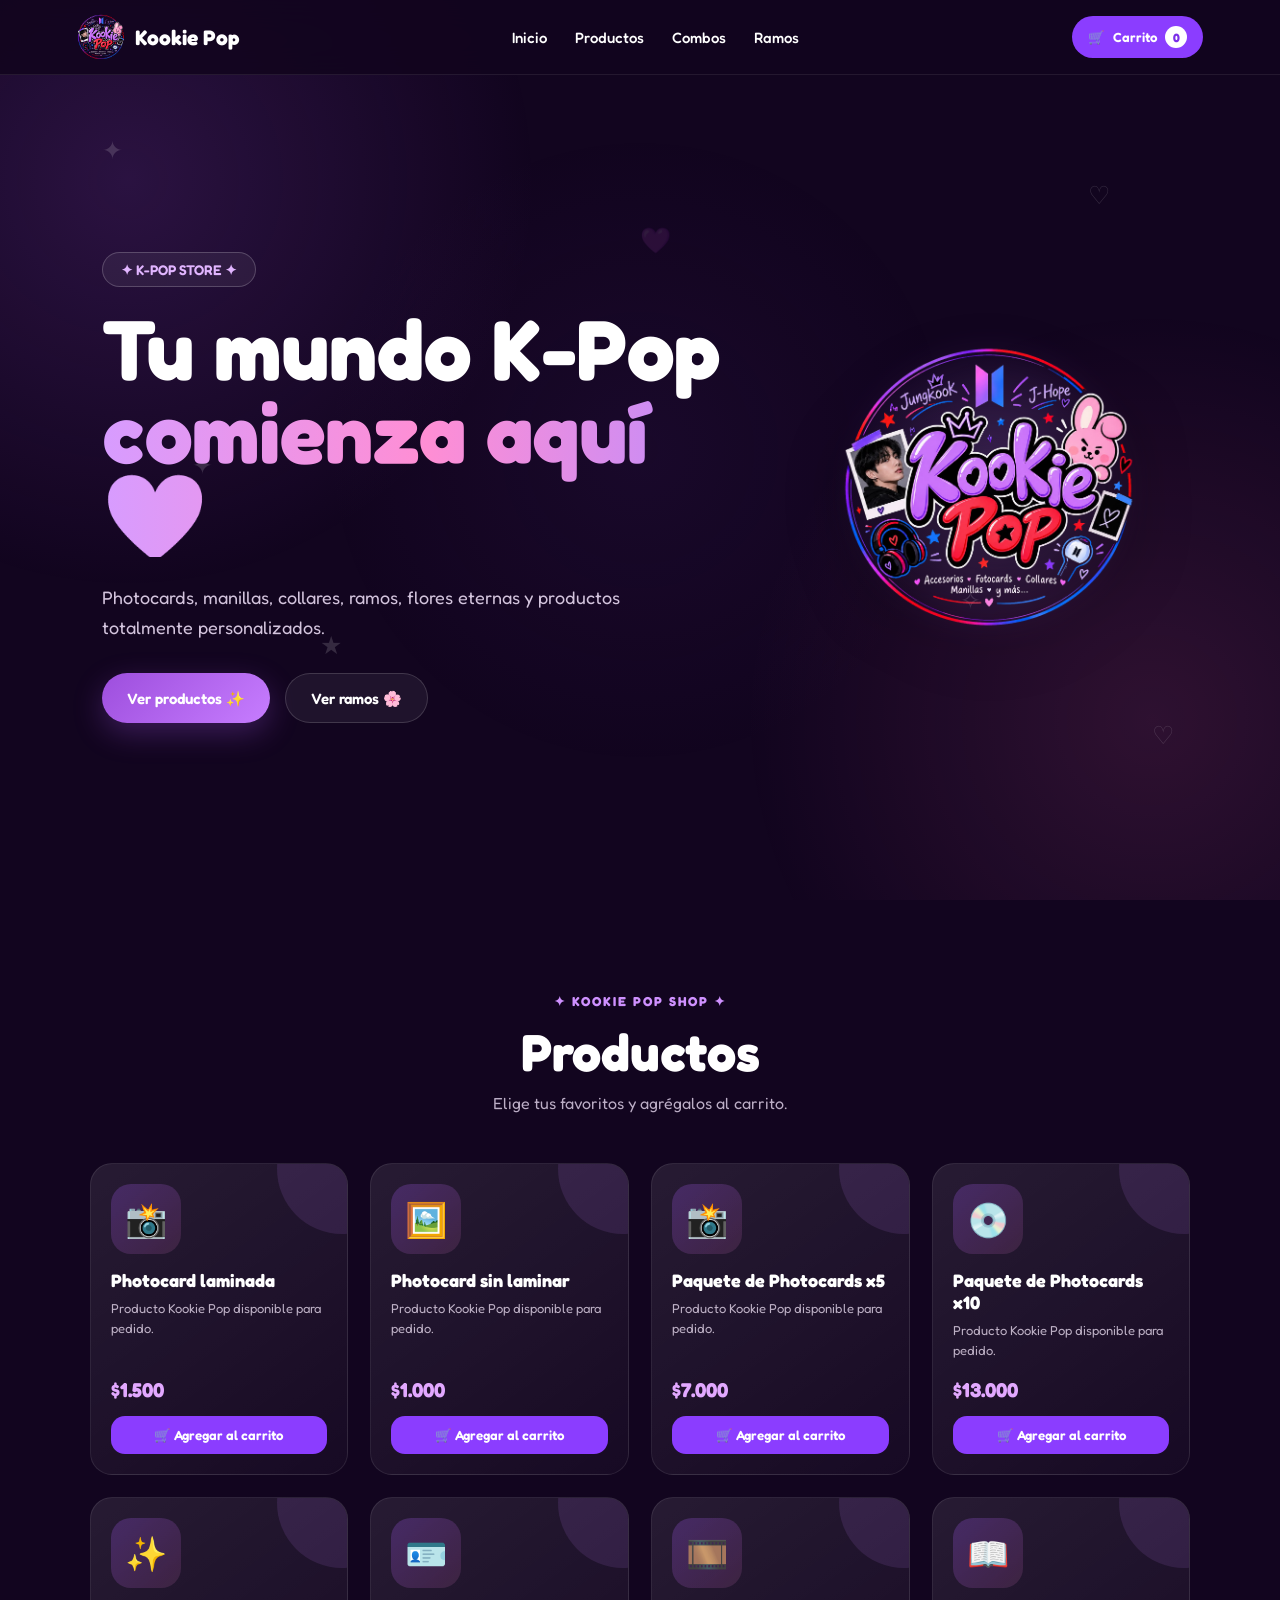
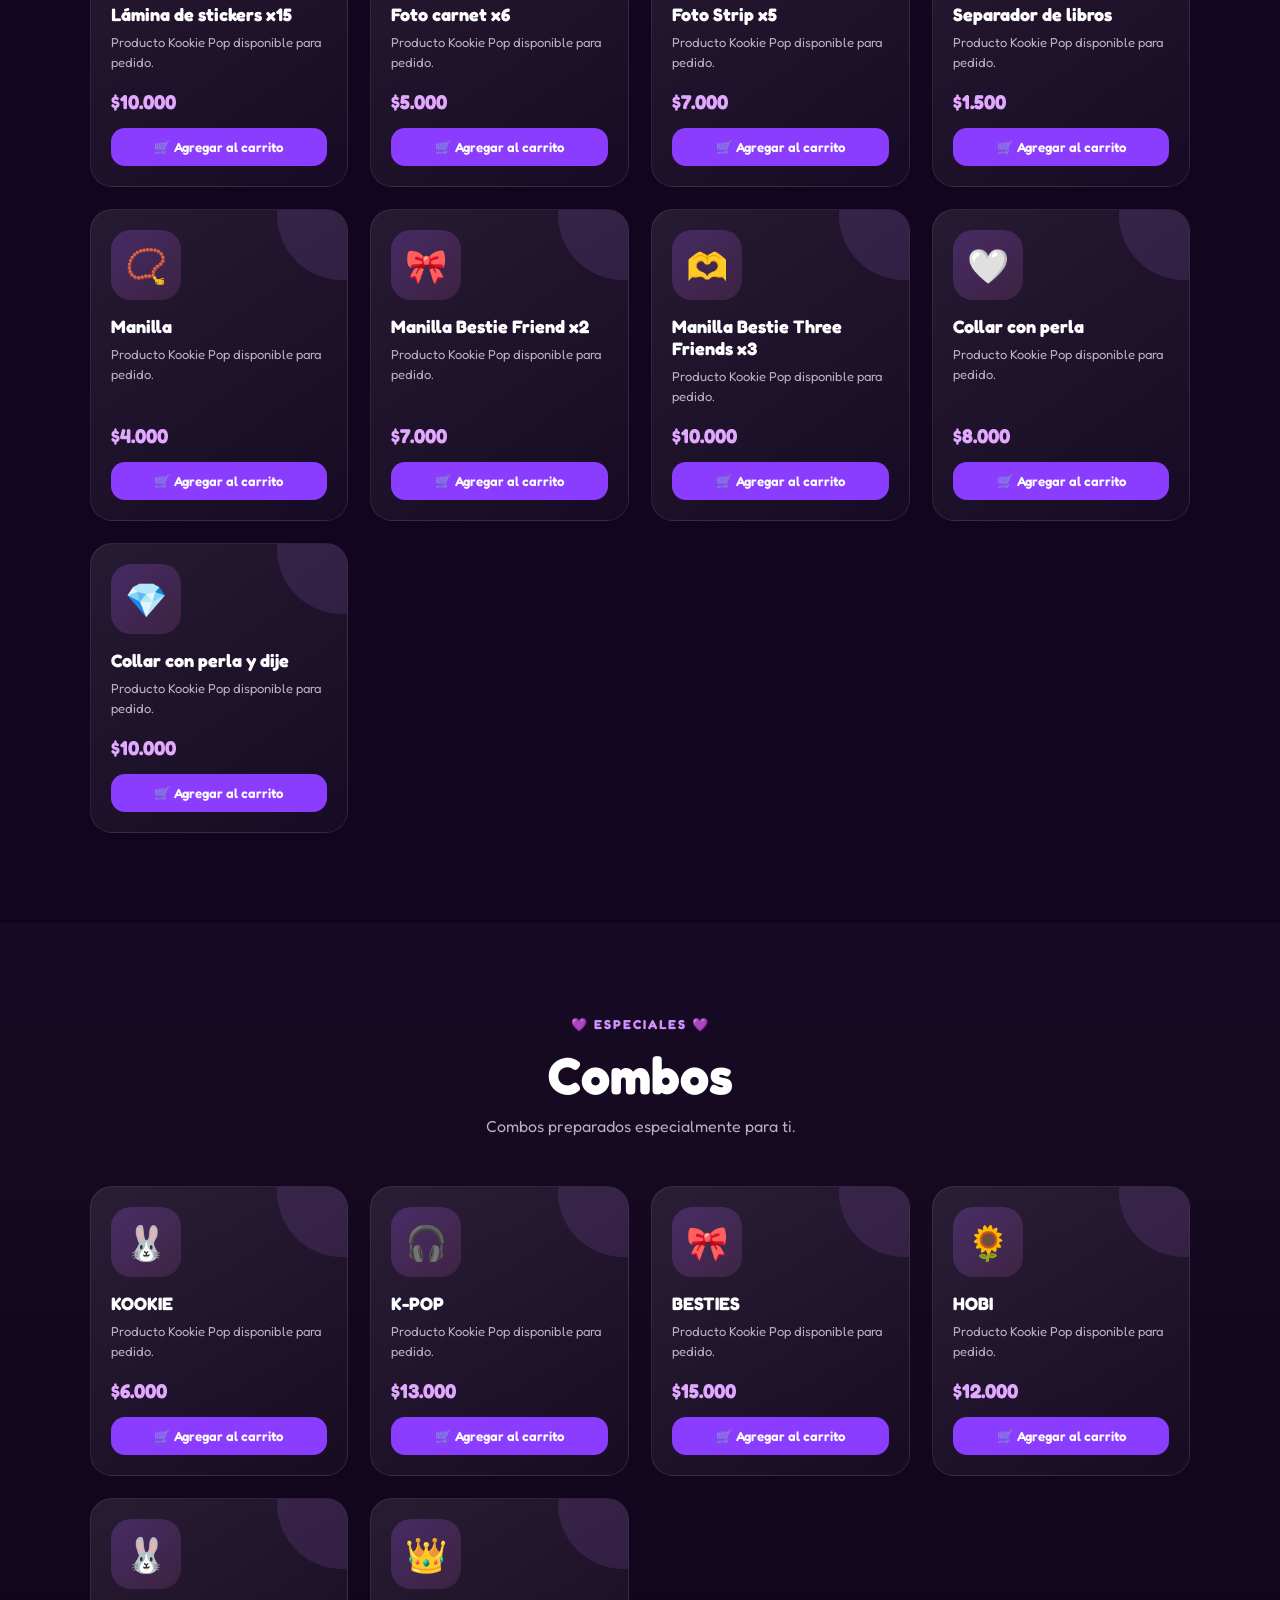
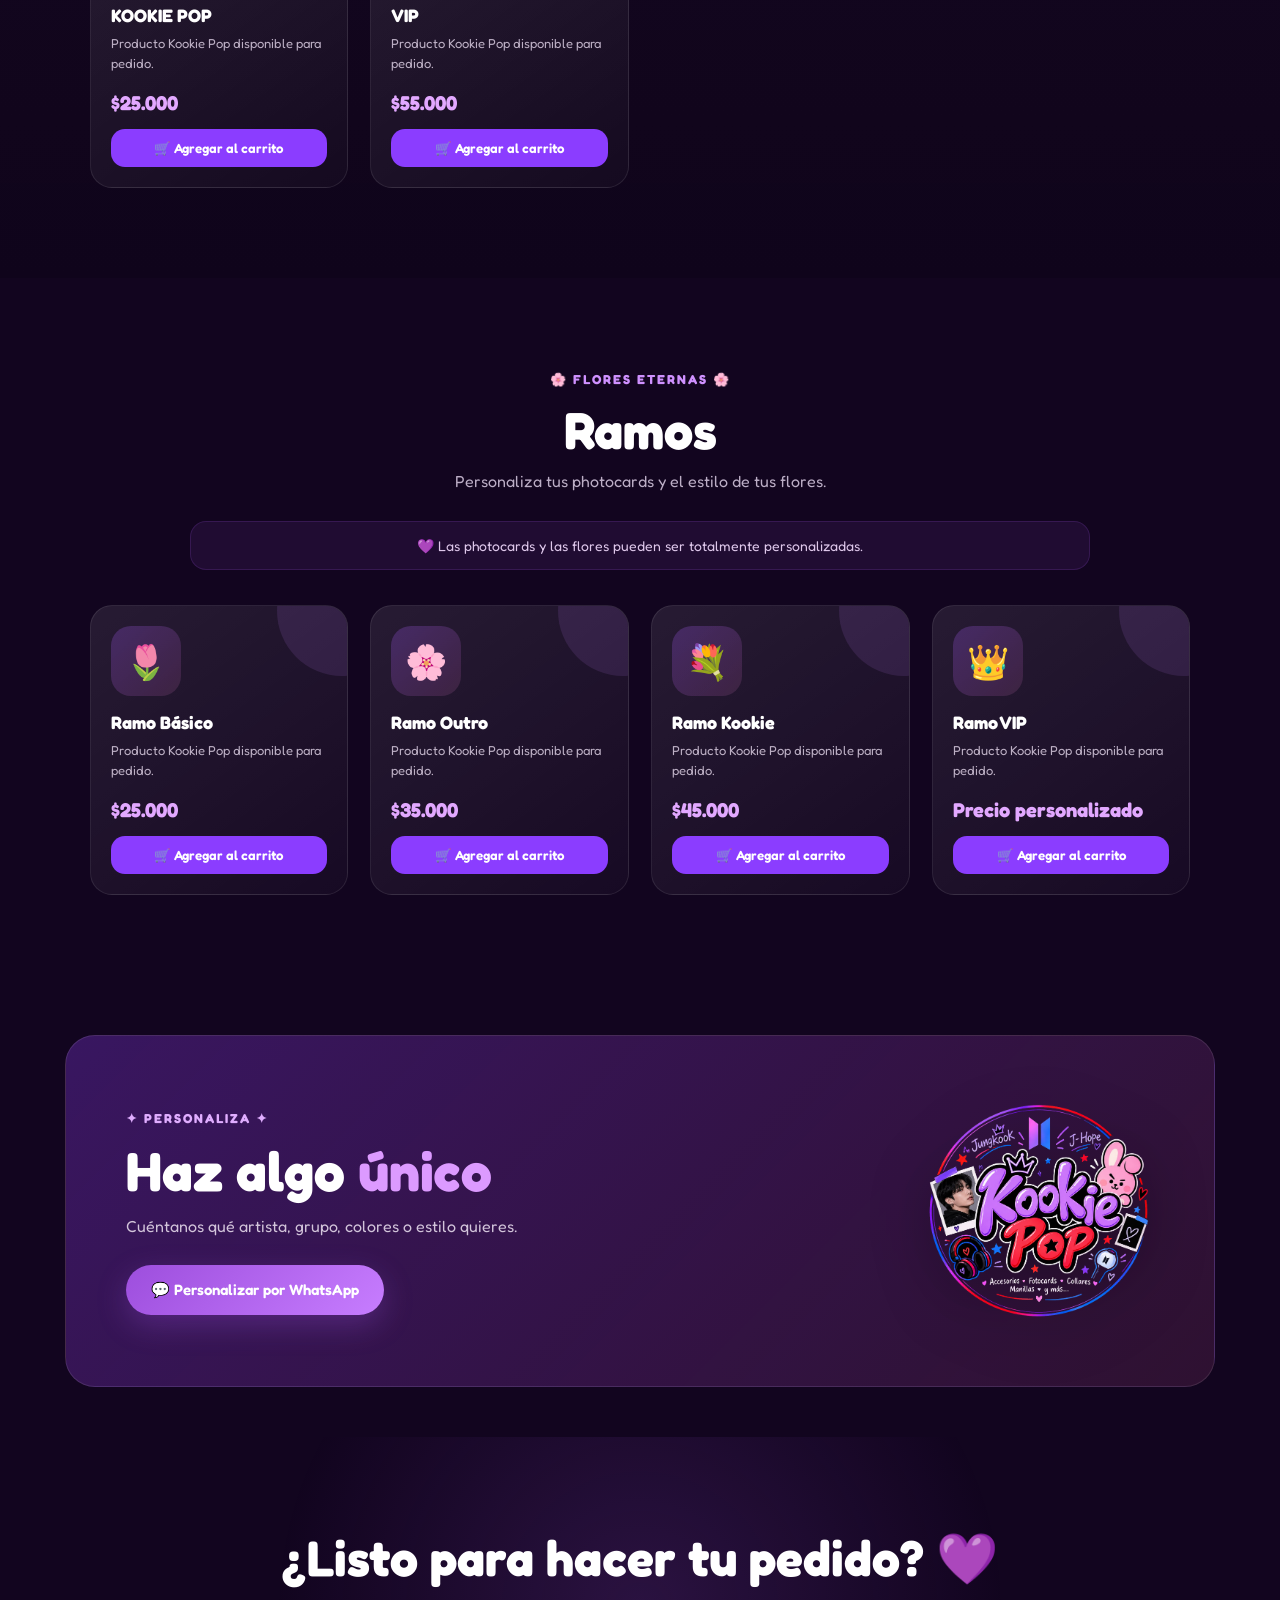
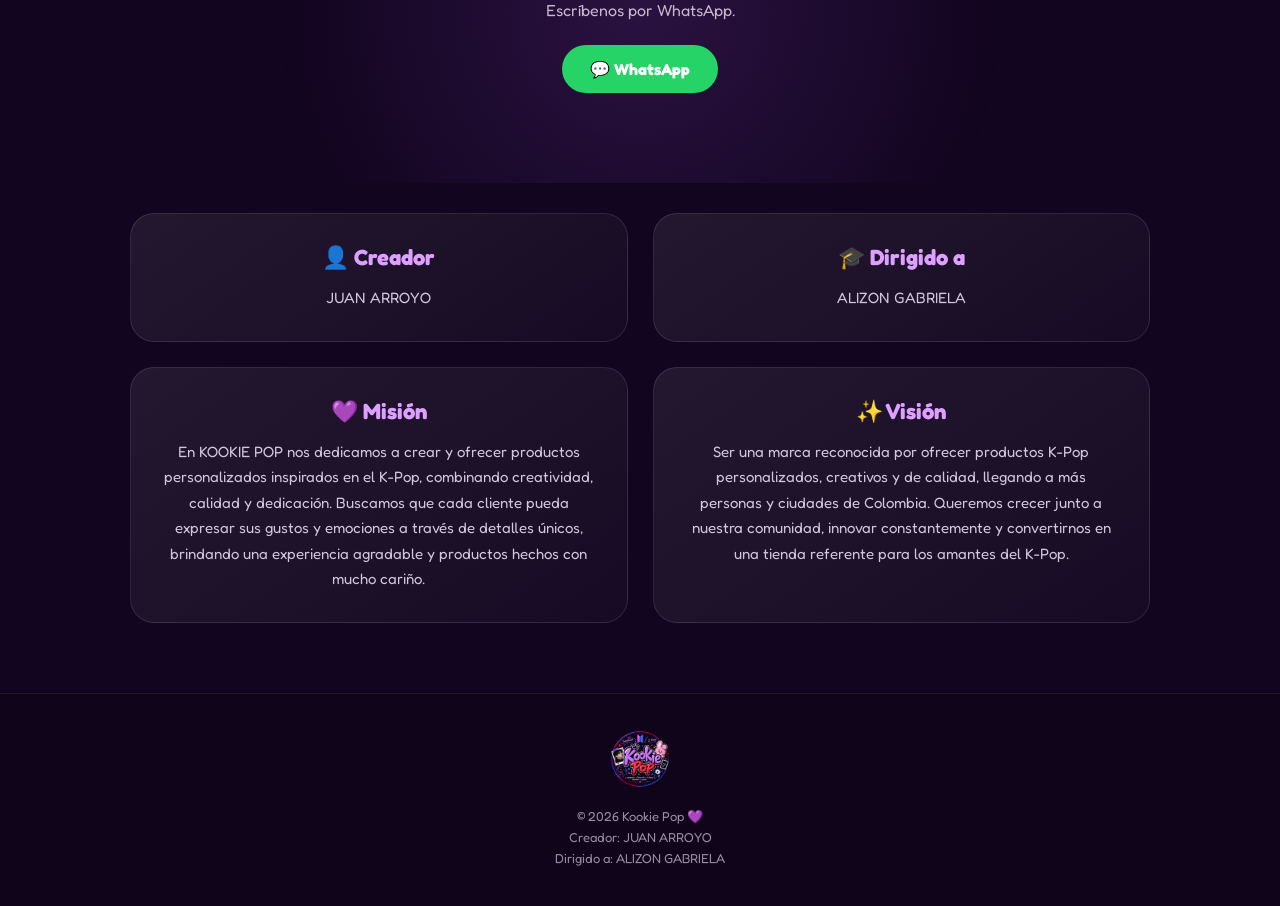
<file: index.html>
<!DOCTYPE html>
<html lang="es">
<head>
    <meta charset="UTF-8">
    <meta name="viewport" content="width=device-width, initial-scale=1.0">

    <title>Kookie Pop | K-Pop Store</title>

    <link rel="stylesheet" href="style.css">
</head>

<body>

<!-- ================= FONDO ANIMADO ================= -->

<div class="bg-effects">
    <span>✦</span>
    <span>♡</span>
    <span>★</span>
    <span>✧</span>
    <span>💜</span>
    <span>✦</span>
    <span>♡</span>
</div>


<!-- ================= HEADER ================= -->

<header class="header">

    <a href="#inicio" class="brand">
        <img src="assets/logo.png" alt="Kookie Pop">
        <span>Kookie Pop</span>
    </a>

    <nav class="nav">
        <a href="#inicio">Inicio</a>
        <a href="#productos">Productos</a>
        <a href="#combos">Combos</a>
        <a href="#ramos">Ramos</a>
    </nav>

    <button id="openCart" class="cart-button">
        🛒
        <span>Carrito</span>
        <b id="cartCount">0</b>
    </button>

</header>


<!-- ================= INICIO ================= -->

<section id="inicio" class="hero">

    <div class="hero-content">

        <div class="badge">
            ✦ K-POP STORE ✦
        </div>

        <h1>
            Tu mundo K-Pop
            <span>comienza aquí 💜</span>
        </h1>

        <p>
            Photocards, manillas, collares, ramos,
            flores eternas y productos totalmente personalizados.
        </p>

        <div class="hero-buttons">

            <a href="#productos" class="btn primary">
                Ver productos ✨
            </a>

            <a href="#ramos" class="btn secondary">
                Ver ramos 🌸
            </a>

        </div>

    </div>


    <div class="hero-logo">

        <div class="logo-glow"></div>

        <img
            src="assets/logo.png"
            alt="Logo Kookie Pop"
        >

    </div>

</section>


<!-- ================= PRODUCTOS ================= -->

<section id="productos" class="section">

    <div class="section-title">

        <span>✦ KOOKIE POP SHOP ✦</span>

        <h2>Productos</h2>

        <p>
            Elige tus favoritos y agrégalos al carrito.
        </p>

    </div>

    <div
        id="productsGrid"
        class="products-grid"
    ></div>

</section>


<!-- ================= COMBOS ================= -->

<section
    id="combos"
    class="section dark-section"
>

    <div class="section-title">

        <span>💜 ESPECIALES 💜</span>

        <h2>Combos</h2>

        <p>
            Combos preparados especialmente para ti.
        </p>

    </div>

    <div
        id="combosGrid"
        class="products-grid"
    ></div>

</section>


<!-- ================= RAMOS ================= -->

<section id="ramos" class="section">

    <div class="section-title">

        <span>🌸 FLORES ETERNAS 🌸</span>

        <h2>Ramos</h2>

        <p>
            Personaliza tus photocards y el estilo de tus flores.
        </p>

    </div>


    <div class="notice">

        💜 Las photocards y las flores pueden ser totalmente personalizadas.

    </div>


    <div
        id="bouquetsGrid"
        class="products-grid"
    ></div>

</section>


<!-- ================= PERSONALIZACIÓN ================= -->

<section class="custom-section">

    <div>

        <span>✦ PERSONALIZA ✦</span>

        <h2>
            Haz algo
            <strong>único</strong>
        </h2>

        <p>
            Cuéntanos qué artista, grupo, colores o estilo quieres.
        </p>

        <button
            id="personalizeButton"
            class="btn primary"
        >
            💬 Personalizar por WhatsApp
        </button>

    </div>


    <img
        src="assets/logo.png"
        alt="Logo Kookie Pop"
        class="custom-logo"
    >

</section>


<!-- ================= CONTACTO ================= -->

<section class="contact">

    <h2>
        ¿Listo para hacer tu pedido? 💜
    </h2>

    <p>
        Escríbenos por WhatsApp.
    </p>

    <a
        id="whatsappLink"
        class="whatsapp"
        target="_blank"
        rel="noopener noreferrer"
    >
        💬 WhatsApp
    </a>

</section>


<!-- ================= INFORMACIÓN DE LA EMPRESA ================= -->

<section class="company-info">


    <!-- CREADOR -->

    <div class="company-card">

        <h3>
            👤 Creador
        </h3>

        <p>
            JUAN ARROYO
        </p>

    </div>


    <!-- DIRIGIDO A -->

    <div class="company-card">

        <h3>
            🎓 Dirigido a
        </h3>

        <p>
            ALIZON GABRIELA
        </p>

    </div>


    <!-- MISIÓN -->

    <div class="company-card">

        <h3>
            💜 Misión
        </h3>

        <p>
            En KOOKIE POP nos dedicamos a crear y ofrecer productos
            personalizados inspirados en el K-Pop, combinando creatividad,
            calidad y dedicación. Buscamos que cada cliente pueda expresar
            sus gustos y emociones a través de detalles únicos, brindando
            una experiencia agradable y productos hechos con mucho cariño.
        </p>

    </div>


    <!-- VISIÓN -->

    <div class="company-card">

        <h3>
            ✨ Visión
        </h3>

        <p>
            Ser una marca reconocida por ofrecer productos K-Pop
            personalizados, creativos y de calidad, llegando a más personas
            y ciudades de Colombia. Queremos crecer junto a nuestra
            comunidad, innovar constantemente y convertirnos en una tienda
            referente para los amantes del K-Pop.
        </p>

    </div>

</section>


<!-- ================= CARRITO ================= -->

<div
    id="cartOverlay"
    class="cart-overlay"
></div>


<aside
    id="cartDrawer"
    class="cart-drawer"
>


    <div class="cart-header">

        <h2>
            🛒 Mi carrito
        </h2>

        <button
            id="closeCart"
            aria-label="Cerrar carrito"
        >
            ×
        </button>

    </div>


    <div
        id="cartItems"
        class="cart-items"
    ></div>


    <div class="cart-bottom">

        <div class="total">

            <span>
                Total
            </span>

            <strong id="cartTotal">
                $0
            </strong>

        </div>


        <button
            id="sendOrder"
            class="order-button"
        >
            💬 Pedir por WhatsApp
        </button>


        <button
            id="clearCart"
            class="clear-button"
        >
            🗑️ Vaciar carrito
        </button>

    </div>

</aside>


<!-- ================= NOTIFICACIÓN ================= -->

<div
    id="toast"
    class="toast"
></div>


<!-- ================= FOOTER ================= -->

<footer>

    <img
        src="assets/logo.png"
        alt="Logo Kookie Pop"
    >

    <p>
        © 2026 Kookie Pop 💜
    </p>

    <p>
        Creador: JUAN ARROYO
    </p>

    <p>
        Dirigido a: ALIZON GABRIELA
    </p>

</footer>


<!-- ================= JAVASCRIPT ================= -->

<script src="script.js"></script>

</body>
</html>
</file>
<file: style.css>
@import url('https://fonts.googleapis.com/css2?family=Fredoka:wght@300;400;500;600;700&display=swap');

* {
    margin: 0;
    padding: 0;
    box-sizing: border-box;
}

html {
    scroll-behavior: smooth;
}

body {
    font-family: 'Fredoka', sans-serif;
    background: #12051f;
    color: #fff;
    overflow-x: hidden;
}

/* ================= FONDO ================= */

body::before {
    content: "";
    position: fixed;
    inset: 0;

    background:
        radial-gradient(
            circle at 10% 20%,
            rgba(157, 78, 221, 0.18),
            transparent 30%
        ),
        radial-gradient(
            circle at 90% 80%,
            rgba(255, 105, 180, 0.12),
            transparent 30%
        ),
        radial-gradient(
            circle at 50% 50%,
            rgba(92, 45, 145, 0.10),
            transparent 40%
        );

    pointer-events: none;
    z-index: -2;
}

.bg-effects {
    position: fixed;
    inset: 0;

    pointer-events: none;
    overflow: hidden;

    z-index: -1;
}

.bg-effects span {
    position: absolute;

    color: rgba(255, 255, 255, 0.15);

    font-size: 25px;

    animation: float 8s infinite ease-in-out;
}

.bg-effects span:nth-child(1) {
    left: 8%;
    top: 15%;
}

.bg-effects span:nth-child(2) {
    left: 85%;
    top: 20%;
    animation-delay: 1s;
}

.bg-effects span:nth-child(3) {
    left: 25%;
    top: 70%;
    animation-delay: 2s;
}

.bg-effects span:nth-child(4) {
    left: 75%;
    top: 65%;
    animation-delay: 3s;
}

.bg-effects span:nth-child(5) {
    left: 50%;
    top: 25%;
    animation-delay: 4s;
}

.bg-effects span:nth-child(6) {
    left: 15%;
    top: 50%;
    animation-delay: 5s;
}

.bg-effects span:nth-child(7) {
    left: 90%;
    top: 80%;
    animation-delay: 6s;
}

@keyframes float {
    0%, 100% {
        transform: translateY(0) rotate(0deg);
    }

    50% {
        transform: translateY(-25px) rotate(10deg);
    }
}


/* ================= HEADER ================= */

.header {
    position: sticky;
    top: 0;
    z-index: 1000;

    width: 100%;
    min-height: 75px;

    display: flex;
    align-items: center;
    justify-content: space-between;

    padding: 12px 6%;

    background: rgba(18, 5, 31, 0.90);

    backdrop-filter: blur(15px);

    border-bottom: 1px solid rgba(255, 255, 255, 0.08);
}

.brand {
    display: flex;
    align-items: center;

    gap: 10px;

    color: white;

    text-decoration: none;

    font-size: 21px;
    font-weight: 700;
}

.brand img {
    width: 48px;
    height: 48px;

    object-fit: contain;

    border-radius: 50%;
}

.nav {
    display: flex;
    align-items: center;

    gap: 28px;
}

.nav a {
    color: #fff;

    text-decoration: none;

    font-size: 15px;
    font-weight: 500;

    transition: 0.3s;
}

.nav a:hover {
    color: #d89cff;

    transform: translateY(-2px);
}

.cart-button {
    border: none;

    cursor: pointer;

    display: flex;
    align-items: center;

    gap: 8px;

    padding: 10px 16px;

    border-radius: 25px;

    background: #8b3dff;

    color: white;

    font-family: inherit;

    font-weight: 600;

    transition: 0.3s;
}

.cart-button:hover {
    transform: translateY(-2px);

    box-shadow:
        0 8px 25px rgba(139, 61, 255, 0.35);
}

.cart-button b {
    min-width: 22px;
    height: 22px;

    display: flex;
    align-items: center;
    justify-content: center;

    background: white;

    color: #7b2ee8;

    border-radius: 50%;

    font-size: 12px;
}


/* ================= HERO ================= */

.hero {
    min-height: calc(100vh - 75px);

    display: flex;
    align-items: center;
    justify-content: space-between;

    gap: 50px;

    padding: 80px 8%;

    position: relative;
}

.hero-content {
    max-width: 650px;
}

.badge {
    display: inline-block;

    padding: 8px 18px;

    margin-bottom: 20px;

    border: 1px solid rgba(255, 255, 255, 0.2);

    border-radius: 30px;

    background: rgba(255, 255, 255, 0.06);

    color: #e1b5ff;

    font-size: 14px;

    font-weight: 600;
}

.hero h1 {
    font-size: clamp(45px, 7vw, 85px);

    line-height: 0.98;

    margin-bottom: 25px;

    font-weight: 700;
}

.hero h1 span {
    display: block;

    background:
        linear-gradient(
            90deg,
            #d79cff,
            #ff8ed4,
            #b98cff
        );

    -webkit-background-clip: text;
    background-clip: text;

    color: transparent;
}

.hero p {
    max-width: 580px;

    color: #d3c4dd;

    font-size: 18px;

    line-height: 1.7;

    margin-bottom: 30px;
}

.hero-buttons {
    display: flex;

    flex-wrap: wrap;

    gap: 15px;
}

.btn {
    display: inline-flex;

    align-items: center;
    justify-content: center;

    min-height: 50px;

    padding: 13px 25px;

    border-radius: 30px;

    text-decoration: none;

    font-family: inherit;

    font-size: 15px;

    font-weight: 600;

    border: none;

    cursor: pointer;

    transition: 0.3s;
}

.btn.primary {
    background:
        linear-gradient(
            135deg,
            #9d4edd,
            #c77dff
        );

    color: white;

    box-shadow:
        0 10px 30px rgba(157, 78, 221, 0.3);
}

.btn.primary:hover {
    transform: translateY(-4px);

    box-shadow:
        0 15px 35px rgba(157, 78, 221, 0.45);
}

.btn.secondary {
    background: rgba(255, 255, 255, 0.06);

    color: white;

    border: 1px solid rgba(255, 255, 255, 0.15);
}

.btn.secondary:hover {
    background: rgba(255, 255, 255, 0.12);

    transform: translateY(-4px);
}

.hero-logo {
    position: relative;

    width: 390px;
    height: 390px;

    display: flex;

    align-items: center;
    justify-content: center;
}

.hero-logo img {
    position: relative;

    z-index: 2;

    width: 80%;
    height: 80%;

    object-fit: contain;

    filter:
        drop-shadow(
            0 20px 30px rgba(0, 0, 0, 0.35)
        );

    animation: logoFloat 5s ease-in-out infinite;
}

.logo-glow {
    position: absolute;

    width: 80%;
    height: 80%;

    border-radius: 50%;

    background:
        radial-gradient(
            circle,
            rgba(185, 128, 255, 0.35),
            transparent 70%
        );

    filter: blur(15px);
}

@keyframes logoFloat {

    0%, 100% {
        transform: translateY(0);
    }

    50% {
        transform: translateY(-15px);
    }

}


/* ================= SECCIONES ================= */

.section {
    padding: 90px 7%;
}

.dark-section {
    background:
        linear-gradient(
            180deg,
            rgba(255, 255, 255, 0.025),
            rgba(0, 0, 0, 0.12)
        );
}

.section-title {
    text-align: center;

    max-width: 750px;

    margin: 0 auto 50px;
}

.section-title span {
    color: #cf91ff;

    font-size: 13px;

    font-weight: 700;

    letter-spacing: 2px;
}

.section-title h2 {
    margin: 10px 0;

    font-size: clamp(32px, 5vw, 52px);
}

.section-title p {
    color: #bcaec6;

    font-size: 16px;
}


/* ================= PRODUCTOS ================= */

.products-grid {
    display: grid;

    grid-template-columns:
        repeat(auto-fit, minmax(210px, 1fr));

    gap: 22px;

    max-width: 1250px;

    margin: auto;
}

.product-card {
    position: relative;

    display: flex;

    flex-direction: column;

    padding: 20px;

    border-radius: 22px;

    background:
        linear-gradient(
            145deg,
            rgba(255, 255, 255, 0.09),
            rgba(255, 255, 255, 0.025)
        );

    border: 1px solid rgba(255, 255, 255, 0.09);

    overflow: hidden;

    transition: 0.3s;
}

.product-card::before {
    content: "";

    position: absolute;

    width: 130px;
    height: 130px;

    right: -60px;
    top: -60px;

    background: rgba(196, 125, 255, 0.12);

    border-radius: 50%;
}

.product-card:hover {
    transform: translateY(-7px);

    border-color:
        rgba(210, 150, 255, 0.35);

    box-shadow:
        0 18px 45px rgba(0, 0, 0, 0.25);
}

.product-icon {
    width: 70px;
    height: 70px;

    display: flex;

    align-items: center;
    justify-content: center;

    margin-bottom: 15px;

    border-radius: 20px;

    background:
        linear-gradient(
            135deg,
            rgba(168, 93, 255, 0.25),
            rgba(255, 130, 205, 0.12)
        );

    font-size: 34px;
}

.product-card h3 {
    margin-bottom: 8px;

    font-size: 18px;
}

.product-card p {
    flex: 1;

    color: #bdb0c5;

    font-size: 13px;

    line-height: 1.5;

    margin-bottom: 18px;
}

.product-price {
    color: #e2a8ff;

    font-size: 20px;

    font-weight: 700;

    margin-bottom: 14px;
}

.product-actions {
    display: flex;

    gap: 8px;
}

.add-cart {
    width: 100%;

    padding: 11px 14px;

    border: none;

    border-radius: 14px;

    background: #8b3dff;

    color: white;

    font-family: inherit;

    font-weight: 600;

    cursor: pointer;

    transition: 0.3s;
}

.add-cart:hover {
    background: #a65aff;

    transform: translateY(-2px);
}


/* ================= AVISO ================= */

.notice {
    max-width: 900px;

    margin: -20px auto 35px;

    padding: 15px 20px;

    text-align: center;

    color: #dfc8eb;

    background:
        rgba(157, 78, 221, 0.10);

    border:
        1px solid rgba(157, 78, 221, 0.18);

    border-radius: 16px;

    font-size: 14px;
}


/* ================= PERSONALIZACIÓN ================= */

.custom-section {
    max-width: 1150px;

    margin: 50px auto;

    padding: 60px;

    display: flex;

    align-items: center;

    justify-content: space-between;

    gap: 40px;

    border-radius: 30px;

    background:
        linear-gradient(
            135deg,
            rgba(130, 55, 220, 0.35),
            rgba(255, 105, 180, 0.12)
        );

    border:
        1px solid rgba(255, 255, 255, 0.1);

    overflow: hidden;
}

.custom-section > div {
    max-width: 650px;
}

.custom-section > div > span {
    color: #e0adff;

    font-size: 13px;

    font-weight: 700;

    letter-spacing: 2px;
}

.custom-section h2 {
    margin: 10px 0;

    font-size: clamp(35px, 5vw, 55px);
}

.custom-section h2 strong {
    color: #dc9aff;
}

.custom-section p {
    color: #d2c4da;

    margin-bottom: 25px;

    line-height: 1.6;
}

.custom-logo {
    width: 230px;

    object-fit: contain;

    filter:
        drop-shadow(
            0 15px 30px rgba(0, 0, 0, 0.3)
        );
}


/* ================= CONTACTO ================= */

.contact {
    text-align: center;

    padding: 90px 20px;

    background:
        radial-gradient(
            circle at center,
            rgba(157, 78, 221, 0.18),
            transparent 55%
        );
}

.contact h2 {
    font-size: clamp(30px, 5vw, 50px);

    margin-bottom: 12px;
}

.contact p {
    color: #c7b8d0;

    margin-bottom: 25px;
}

.whatsapp {
    display: inline-flex;

    align-items: center;
    justify-content: center;

    padding: 14px 28px;

    border-radius: 30px;

    background: #25d366;

    color: white;

    text-decoration: none;

    font-weight: 700;

    transition: 0.3s;
}

.whatsapp:hover {
    transform: translateY(-3px);

    box-shadow:
        0 12px 30px rgba(37, 211, 102, 0.25);
}


/* =========================================================
   INFORMACIÓN DE LA EMPRESA
========================================================= */

.company-info {
    max-width: 1200px;

    margin: 30px auto 70px;

    padding: 0 7%;

    display: grid;

    grid-template-columns:
        repeat(2, 1fr);

    gap: 25px;
}

.company-card {
    padding: 30px;

    text-align: center;

    background:
        linear-gradient(
            145deg,
            rgba(255, 255, 255, 0.08),
            rgba(255, 255, 255, 0.025)
        );

    border:
        1px solid rgba(255, 255, 255, 0.10);

    border-radius: 24px;

    transition: 0.3s;
}

.company-card:hover {
    transform: translateY(-6px);

    background:
        rgba(157, 78, 221, 0.12);

    border-color:
        rgba(210, 150, 255, 0.30);

    box-shadow:
        0 15px 35px rgba(0, 0, 0, 0.20);
}

.company-card h3 {
    color: #dda0ff;

    font-size: 22px;

    margin-bottom: 15px;
}

.company-card p {
    color: #d2c5da;

    font-size: 15px;

    line-height: 1.7;
}


/* ================= CARRITO ================= */

.cart-overlay {
    position: fixed;

    inset: 0;

    background: rgba(0, 0, 0, 0.65);

    backdrop-filter: blur(3px);

    opacity: 0;

    visibility: hidden;

    transition: 0.3s;

    z-index: 1998;
}

.cart-overlay.active {
    opacity: 1;

    visibility: visible;
}

.cart-drawer {
    position: fixed;

    top: 0;

    right: -450px;

    width: min(430px, 100%);

    height: 100vh;

    display: flex;

    flex-direction: column;

    background: #1b0b29;

    border-left:
        1px solid rgba(255, 255, 255, 0.08);

    z-index: 1999;

    transition:
        right 0.35s ease;
}

.cart-drawer.active {
    right: 0;
}

.cart-header {
    display: flex;

    align-items: center;

    justify-content: space-between;

    padding: 20px;

    border-bottom:
        1px solid rgba(255, 255, 255, 0.08);
}

.cart-header h2 {
    font-size: 23px;
}

.cart-header button {
    width: 38px;
    height: 38px;

    border: none;

    border-radius: 50%;

    background:
        rgba(255, 255, 255, 0.08);

    color: white;

    font-size: 25px;

    cursor: pointer;
}

.cart-items {
    flex: 1;

    overflow-y: auto;

    padding: 20px;
}

.cart-item {
    display: flex;

    align-items: center;

    gap: 12px;

    padding: 15px 0;

    border-bottom:
        1px solid rgba(255, 255, 255, 0.07);
}

.cart-item-info {
    flex: 1;
}

.cart-item-info h4 {
    font-size: 15px;

    margin-bottom: 5px;
}

.cart-item-info p {
    color: #d29cff;

    font-size: 14px;
}

.cart-item-controls {
    display: flex;

    align-items: center;

    gap: 7px;
}

.cart-item-controls button {
    width: 28px;
    height: 28px;

    border: none;

    border-radius: 8px;

    background:
        rgba(255, 255, 255, 0.08);

    color: white;

    cursor: pointer;
}

.cart-item-controls span {
    min-width: 20px;

    text-align: center;
}

.empty-cart {
    padding: 50px 20px;

    text-align: center;

    color: #a99bad;
}

.cart-bottom {
    padding: 20px;

    border-top:
        1px solid rgba(255, 255, 255, 0.08);
}

.total {
    display: flex;

    align-items: center;

    justify-content: space-between;

    margin-bottom: 15px;

    font-size: 18px;
}

.total strong {
    color: #df9cff;

    font-size: 23px;
}

.order-button {
    width: 100%;

    padding: 14px;

    border: none;

    border-radius: 14px;

    background: #25d366;

    color: white;

    font-family: inherit;

    font-weight: 700;

    cursor: pointer;

    transition: 0.3s;
}

.order-button:hover {
    transform: translateY(-2px);
}

.clear-button {
    width: 100%;

    margin-top: 10px;

    padding: 11px;

    border:
        1px solid rgba(255, 255, 255, 0.1);

    border-radius: 14px;

    background: transparent;

    color: #c7b8cf;

    font-family: inherit;

    cursor: pointer;

    transition: 0.3s;
}

.clear-button:hover {
    background:
        rgba(255, 255, 255, 0.06);
}


/* ================= TOAST ================= */

.toast {
    position: fixed;

    left: 50%;

    bottom: 25px;

    transform:
        translate(-50%, 100px);

    padding: 13px 22px;

    border-radius: 30px;

    background: #281137;

    border:
        1px solid rgba(255, 255, 255, 0.1);

    color: white;

    box-shadow:
        0 10px 30px rgba(0, 0, 0, 0.3);

    opacity: 0;

    visibility: hidden;

    transition: 0.35s;

    z-index: 3000;

    white-space: nowrap;
}

.toast.show {
    opacity: 1;

    visibility: visible;

    transform:
        translate(-50%, 0);
}


/* ================= FOOTER ================= */

footer {
    padding: 35px 20px;

    text-align: center;

    border-top:
        1px solid rgba(255, 255, 255, 0.07);

    background:
        rgba(0, 0, 0, 0.15);
}

footer img {
    width: 60px;

    margin-bottom: 10px;

    object-fit: contain;
}

footer p {
    color: #998aa3;

    font-size: 13px;

    margin: 5px 0;
}


/* ================= RESPONSIVE ================= */

@media (max-width: 900px) {

    .header {
        padding: 10px 4%;
    }

    .nav {
        gap: 15px;
    }

    .hero {
        padding: 70px 6%;

        flex-direction: column;

        text-align: center;
    }

    .hero-content {
        display: flex;

        flex-direction: column;

        align-items: center;
    }

    .hero-logo {
        width: 300px;
        height: 300px;
    }

    .custom-section {
        margin: 40px 6%;

        padding: 40px 30px;
    }

}


@media (max-width: 650px) {

    .header {
        flex-wrap: wrap;

        gap: 10px;
    }

    .brand span {
        display: none;
    }

    .nav {
        order: 3;

        width: 100%;

        justify-content: center;

        padding-top: 8px;

        overflow-x: auto;
    }

    .nav a {
        font-size: 13px;

        white-space: nowrap;
    }

    .cart-button span {
        display: none;
    }

    .hero {
        min-height: auto;

        padding-top: 60px;

        padding-bottom: 70px;
    }

    .hero h1 {
        font-size: 48px;
    }

    .hero p {
        font-size: 15px;
    }

    .hero-logo {
        width: 250px;
        height: 250px;
    }

    .section {
        padding: 65px 5%;
    }

    .products-grid {
        grid-template-columns:
            repeat(2, minmax(0, 1fr));

        gap: 12px;
    }

    .product-card {
        padding: 14px;

        border-radius: 17px;
    }

    .product-icon {
        width: 55px;
        height: 55px;

        font-size: 27px;
    }

    .product-card h3 {
        font-size: 15px;
    }

    .product-card p {
        font-size: 12px;
    }

    .product-price {
        font-size: 17px;
    }

    .custom-section {
        flex-direction: column;

        text-align: center;

        padding: 40px 20px;
    }

    .custom-logo {
        width: 170px;
    }

    .cart-drawer {
        width: 100%;
    }

    .company-info {
        grid-template-columns: 1fr;

        padding: 0 5%;

        margin-bottom: 50px;
    }

    .company-card {
        padding: 25px 20px;
    }

}


@media (max-width: 400px) {

    .products-grid {
        grid-template-columns: 1fr;
    }

    .hero h1 {
        font-size: 40px;
    }

    .hero-buttons {
        flex-direction: column;

        width: 100%;
    }

    .hero-buttons .btn {
        width: 100%;
    }

}
</file>
